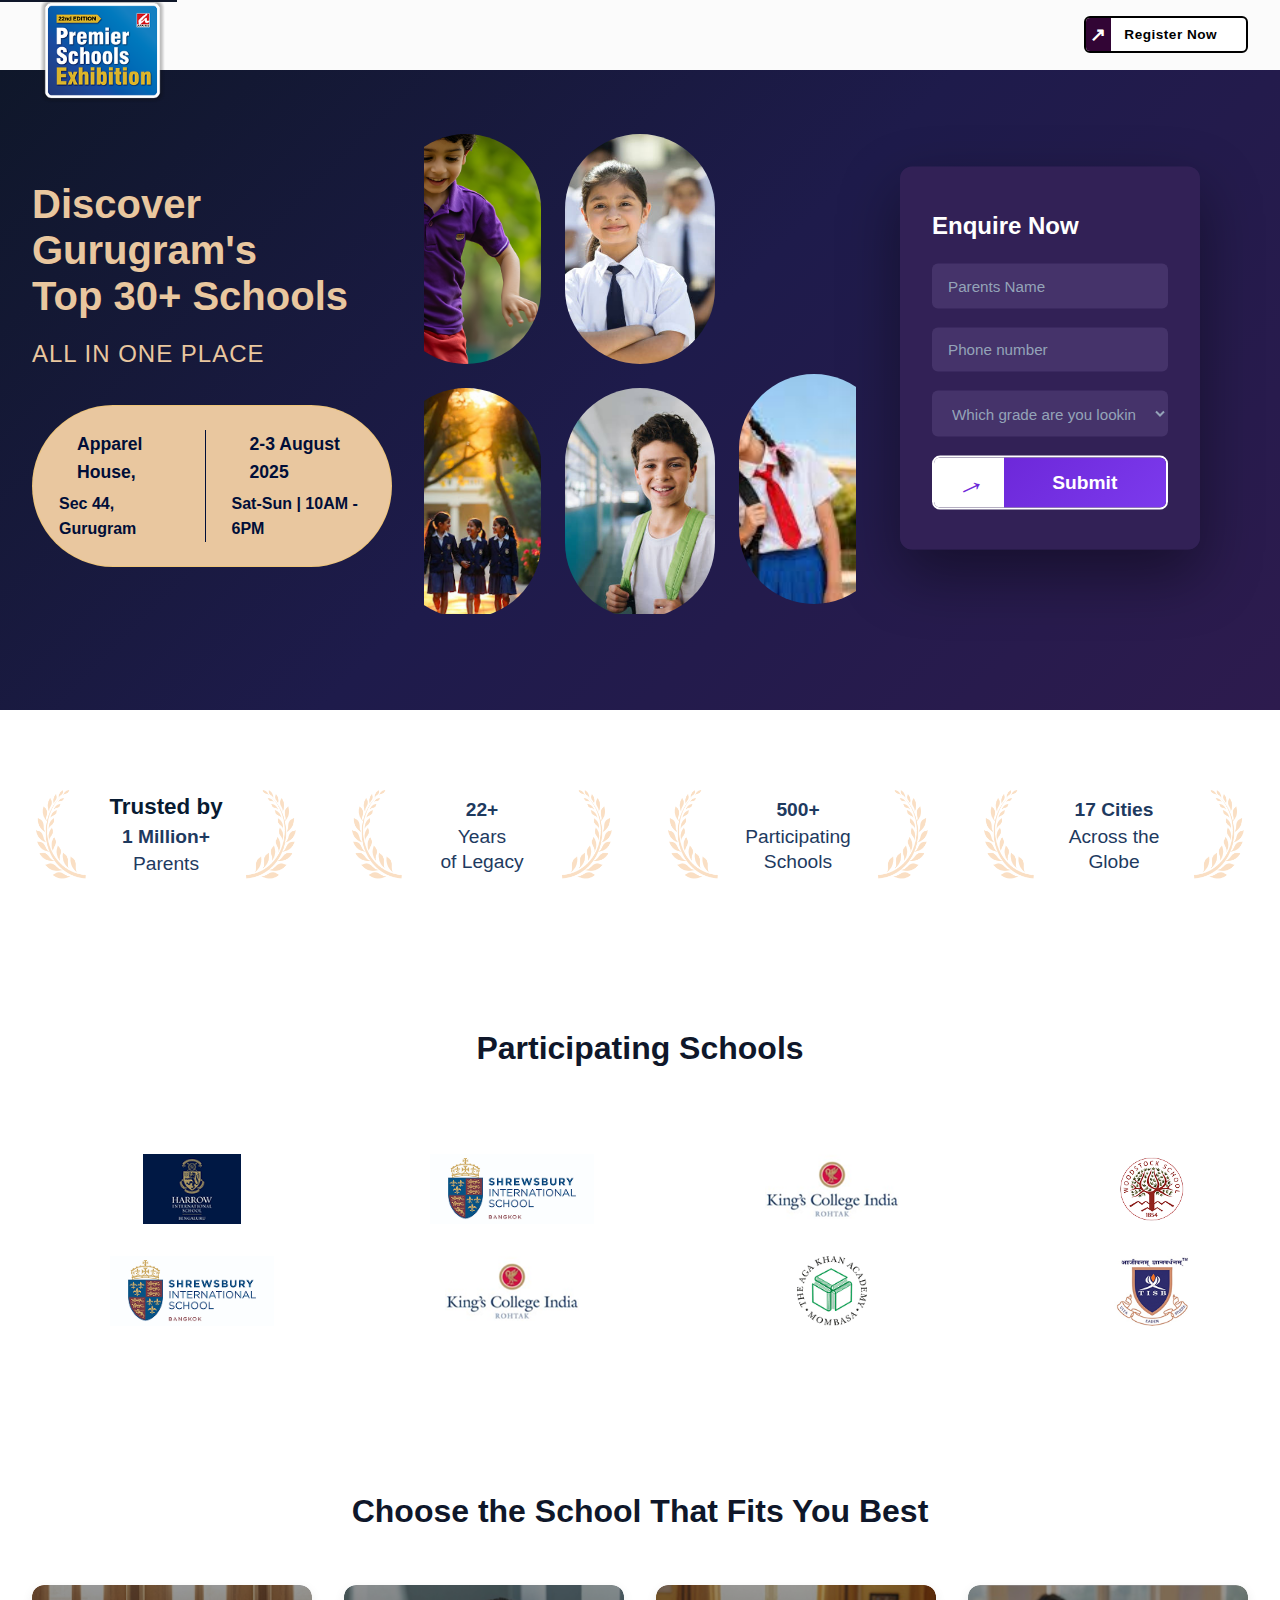
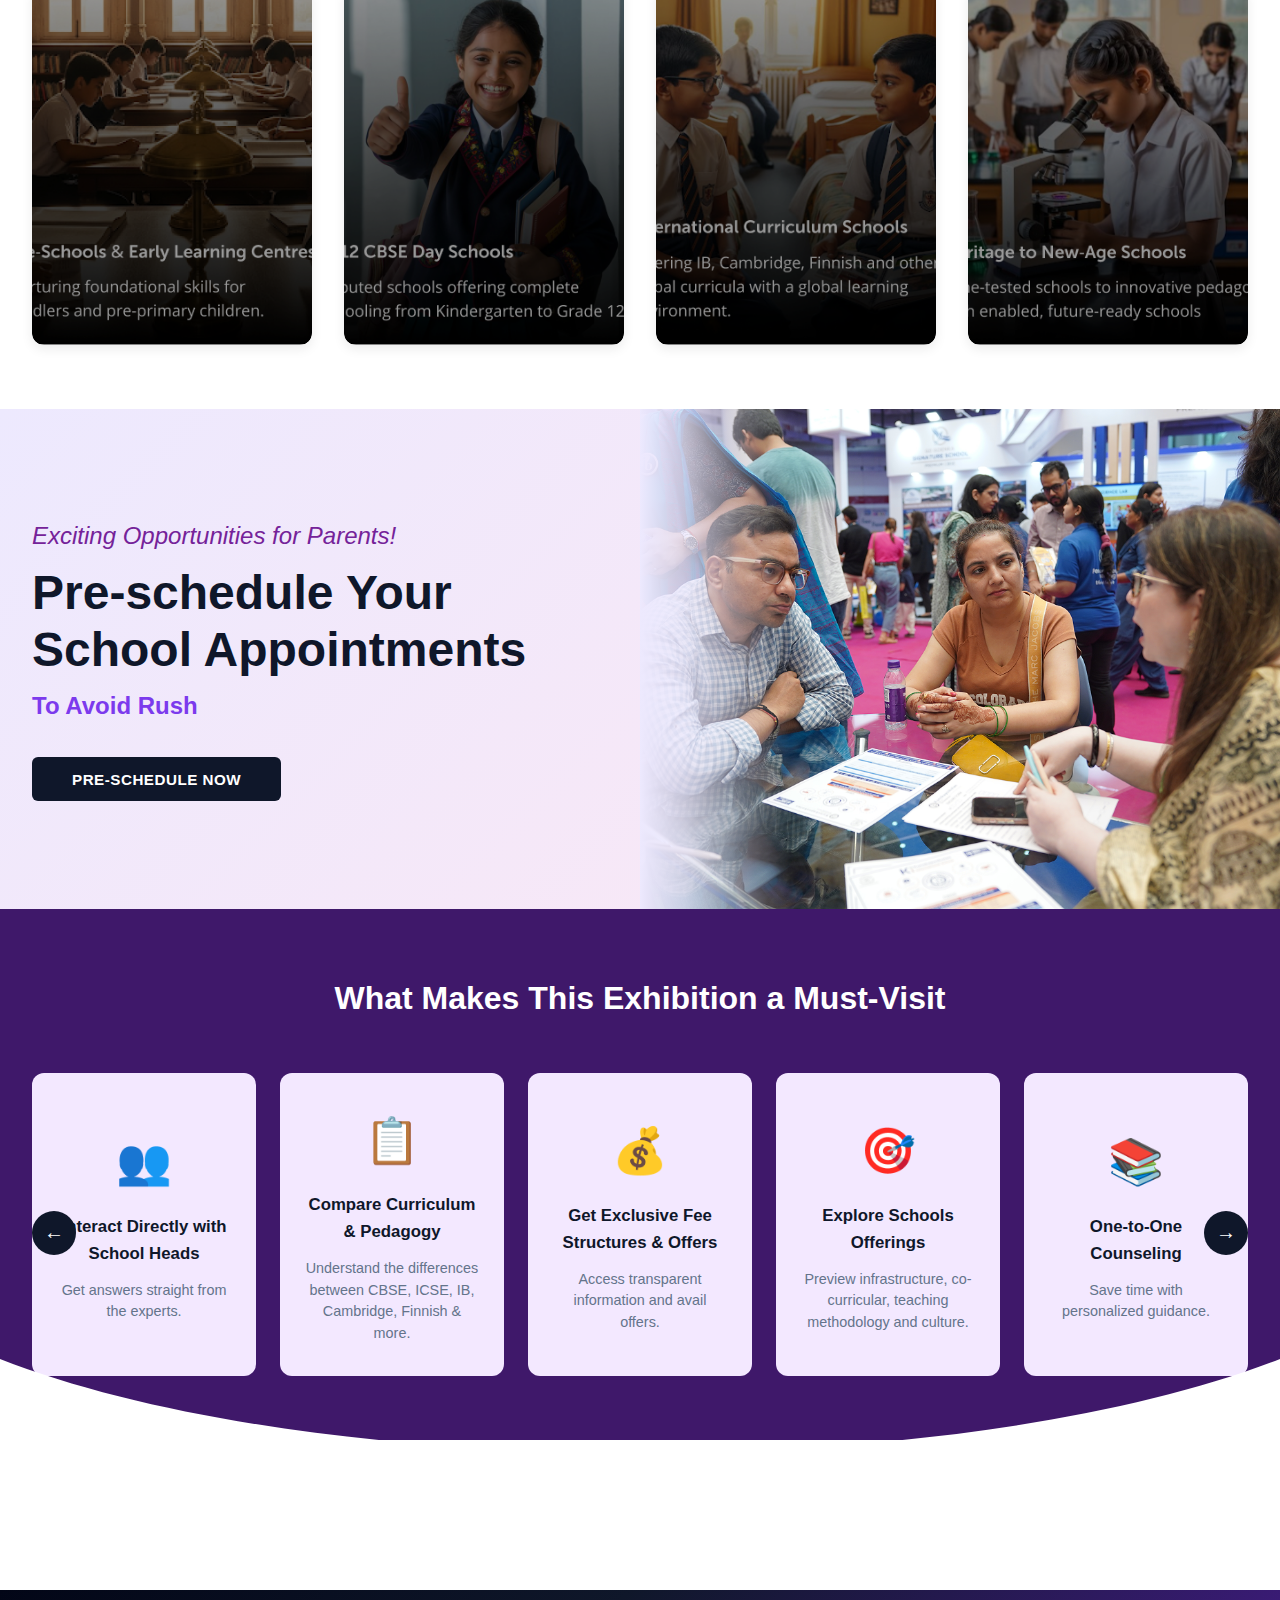
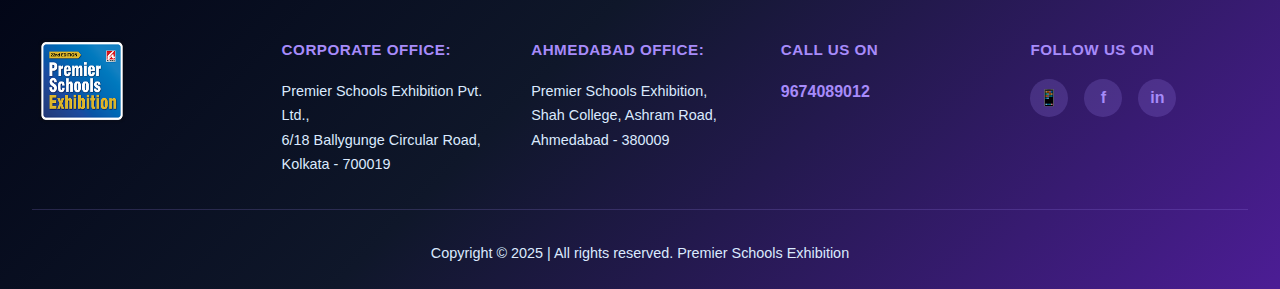
<file: index.html>
<!DOCTYPE html>
<html lang="en">
<head>
    <meta charset="UTF-8">
    <meta name="viewport" content="width=device-width, initial-scale=1.0">
    <meta name="description" content="Premier Schools Exhibition - Discover Gurugram's Top 30+ Schools">
    <meta name="theme-color" content="#0f172a">
    <title>Premier Schools Exhibition - Top Schools in Gurugram</title>
    <link rel="stylesheet" href="styles.css">
</head>
<body>
    <a href="#main-content" class="header__skip-link">Skip to main content</a>

    <!-- Header -->
<header class="header">
  <div class="header__container">
    <a href="/" class="header__logo">
      <img
        src="public/logo.png"
        alt="Premier Schools Exhibition logo"
        width="120"
        height="50"
        loading="eager"
      />
    </a>

    <button
      class="header__register-btn"
      aria-label="Register for the exhibition"
    >
      Register Now
    </button>
  </div>
</header>

    <main id="main-content">
        <!-- Hero Section -->
        <section class="hero" role="region" aria-label="Featured schools showcase">
            <div class="hero__content-wrapper">
                <div class="hero__left">
                    <h1 class="hero__heading">Discover Gurugram's<br><span class="hero__highlight">Top 30+ Schools</span></h1>
                    <p class="hero__subtext">ALL IN ONE PLACE</p>
                    
                    <div class="hero__event-badge">
                        <div class="event-badge__item">
                            <span class="event-badge__label">Apparel House,</span>
                            <span class="event-badge__value">Sec 44, Gurugram</span>
                        </div>
                        <div class="event-badge__divider"></div>
                        <div class="event-badge__item">
                            <span class="event-badge__label">2-3 August 2025</span>
                            <span class="event-badge__value">Sat-Sun | 10AM - 6PM</span>
                        </div>
                    </div>
                </div>

<!-- Center Images -->
<div class="hero__images">
    <div class="hero__image-grid">
        <!-- Column 1 -->
        <div class="hero__image-column">
            <img src="public\17.png" alt="Student studying" class="hero__image">
            <img src="public\Mask group.png" alt="Happy student" class="hero__image">
            <img src="public\image 174.png" alt="Student reading" class="hero__image">
            <img src="public\17.png" alt="Student studying" class="hero__image">
            <!-- Duplicate for seamless loop -->
                       <img src="public\17.png" alt="Student studying" class="hero__image">
            <img src="public\Mask group.png" alt="Happy student" class="hero__image">
        </div>
        
        <!-- Column 2 -->
        <div class="hero__image-column">
            <img src="public\IMG1.jpg" alt="Students learning" class="hero__image">
            <img src="public\IMG2.jpg" alt="Students learning" class="hero__image">
            <img src="public\IMG3.jpg" alt="Students learning" class="hero__image">
            <img src="public\IMG4.jpg" alt="Students learning" class="hero__image">
            <!-- Duplicate for seamless loop -->
            <img src="public\IMG1.jpg" alt="Students learning" class="hero__image">
            <img src="public\IMG2.jpg" alt="Students learning" class="hero__image">
        </div>
        
        <!-- Column 3 -->
        <div class="hero__image-column">
            <img src="public\IMG5.jpg" alt="Students learning" class="hero__image">
            <img src="public\IMG6.jpg" alt="Students learning" class="hero__image">
            <img src="public\IMG7.jpg" alt="Students learning" class="hero__image">
            <img src="public\IMG8.jpg" alt="Students learning" class="hero__image">
            <img src="public\IMG5.jpg" alt="Students learning" class="hero__image">
            <img src="public\IMG6.jpg" alt="Students learning" class="hero__image">
            <!-- Duplicate for seamless loop -->
        </div>
    </div>
</div>

                <!-- Enquiry Form -->
                <form class="enquiry-form" aria-labelledby="enquiry-heading">
                    <h2 id="enquiry-heading" class="enquiry-form__heading">Enquire Now</h2>
                    
                    <input type="text" class="enquiry-form__input" placeholder="Parents Name" aria-label="Parent's name" required>
                    <input type="tel" class="enquiry-form__input" placeholder="Phone number" aria-label="Phone number" required>
                    
                    <select class="enquiry-form__select" aria-label="Grade you are looking for" required>
                        <option value="">Which grade are you looking for?</option>
                        <option value="pre-school">Pre-School</option>
                        <option value="kindergarten">Kindergarten</option>
                        <option value="primary">Primary (1-5)</option>
                        <option value="secondary">Secondary (6-10)</option>
                        <option value="senior">Senior (11-12)</option>
                    </select>

<button class="enquiry-form__submit">
  <span class="submit-arrow">
    <span class="arrow-icon">→</span>
  </span>
  <span class="submit-text">Submit</span>
</button>

                </form>
            </div>
        </section>

        <!-- Stats Section -->
<section class="stats" aria-label="Exhibition statistics">
        <div class="stats__container">
            <div class="stats__item">
<div class="stats__frame">
  <img src="public\featureleft.png" alt="" class="frame-left">

  <div class="stats__content">
    <p class="stats__label">Trusted by</p>
    <p class="stats__number">1 Million+</p>
    <p class="stats__sublabel">Parents</p>
  </div>

  <img src="public\featureright.png" alt="" class="frame-right">
</div>

            </div>
            
            <div class="stats__item">
                <div class="stats__frame">
  <img src="public\featureleft.png" alt="" class="frame-left">
                    <div class="stats__content">
                        <p class="stats__number">22+</p>
                        <p class="stats__sublabel">Years<br>of Legacy</p>
                    </div>
  <img src="public\featureright.png" alt="" class="frame-right">
                </div>
            </div>

            <div class="stats__item">
                <div class="stats__frame">
  <img src="public\featureleft.png" alt="" class="frame-left">
                    <div class="stats__content">
                        <p class="stats__number">500+</p>
                        <p class="stats__sublabel">Participating<br>Schools</p>
                    </div>
  <img src="public\featureright.png" alt="" class="frame-right">
                </div>
            </div>

            <div class="stats__item">
                <div class="stats__frame">
  <img src="public\featureleft.png" alt="" class="frame-left">
                    <div class="stats__content">
                        <p class="stats__number">17 Cities</p>
                        <p class="stats__sublabel">Across the<br>Globe</p>
                    </div>
  <img src="public\featureright.png" alt="" class="frame-right">
                </div>
            </div>
        </div>
    </section>

        <!-- Participating Schools -->
        <section class="participating-schools" aria-label="Participating schools">
            <h2 class="participating-schools__heading">Participating Schools</h2>
            
            <div class="school-logos" role="region" aria-label="School logos">
                <div class="school-logos__track">
                    <div class="school-logo"><img src="public\logo1.png" alt="School 1"></div>
                    <div class="school-logo"><img src="public\logo2.png" alt="School 1"></div>
                    <div class="school-logo"><img src="public\logo2.png" alt="School 1"></div>
                    <div class="school-logo"><img src="public\logo3.png" alt="School 1"></div>
                    <div class="school-logo"><img src="public\logo3.png" alt="School 1"></div>
                    <div class="school-logo"><img src="public\logo5.png" alt="School 1"></div>
                    <div class="school-logo"><img src="public\logo4.png" alt="School 1"></div>
                    <div class="school-logo"><img src="public\logo6.png" alt="School 1"></div>
                    <div class="school-logo"><img src="public\logo5.png" alt="School 1"></div>
                    <div class="school-logo"><img src="public\logo6.png" alt="School 1"></div>
                    <div class="school-logo"><img src="public\logo6.png" alt="School 1"></div>
                    <div class="school-logo"><img src="public\logo4.png" alt="School 1"></div>
                </div>
            </div>
        </section>

        <!-- Choose School Section -->
     <section class="choose-school" aria-label="School types">
  <h2 class="choose-school__heading">Choose the School That Fits You Best</h2>

  <div class="school-cards">
    <div class="school-card" style="--bg-image: url('public/01.png')">
      <div class="school-card__content">
      </div>
    </div>

    <div class="school-card" style="--bg-image: url('public/02.png')">
      <div class="school-card__content">
      </div>
    </div>

    <div class="school-card" style="--bg-image: url('public/03.png')">
      <div class="school-card__content">
      </div>
    </div>

    <div class="school-card" style="--bg-image: url('public/04.png')">
      <div class="school-card__content">
      </div>
    </div>
  </div>
</section>


        <!-- Appointment Section -->
        <section class="appointment" aria-label="Schedule appointments">
            <div class="appointment__container">
                <div class="appointment__content">
                    <p class="appointment__tagline">Exciting Opportunities for Parents!</p>
                    <h2 class="appointment__heading">Pre-schedule Your<br>School Appointments</h2>
                    <p class="appointment__subheading">To Avoid Rush</p>
                    <button class="appointment__button">PRE-SCHEDULE NOW</button>
                </div>
                <div class="appointment__image">
                    <img src="public\DSC08923 1.png" alt="Parents scheduling appointments">
                </div>
            </div>
        </section>

        <!-- Features Section -->
        <section class="features" aria-label="Exhibition features">
            <h2 class="features__heading">What Makes This Exhibition a Must-Visit</h2>
            
            <div class="features-carousel">
                <div class="features-carousel__track">
                    <div class="feature-card">
                        <div class="feature-card__icon">👥</div>
                        <h3 class="feature-card__title">Interact Directly with School Heads</h3>
                        <p class="feature-card__text">Get answers straight from the experts.</p>
                    </div>
                    <div class="feature-card">
                        <div class="feature-card__icon">📋</div>
                        <h3 class="feature-card__title">Compare Curriculum & Pedagogy</h3>
                        <p class="feature-card__text">Understand the differences between CBSE, ICSE, IB, Cambridge, Finnish & more.</p>
                    </div>
                    <div class="feature-card">
                        <div class="feature-card__icon">💰</div>
                        <h3 class="feature-card__title">Get Exclusive Fee Structures & Offers</h3>
                        <p class="feature-card__text">Access transparent information and avail offers.</p>
                    </div>
                    <div class="feature-card">
                        <div class="feature-card__icon">🎯</div>
                        <h3 class="feature-card__title">Explore Schools Offerings</h3>
                        <p class="feature-card__text">Preview infrastructure, co-curricular, teaching methodology and culture.</p>
                    </div>
                    <div class="feature-card">
                        <div class="feature-card__icon">📚</div>
                        <h3 class="feature-card__title">One-to-One Counseling</h3>
                        <p class="feature-card__text">Save time with personalized guidance.</p>
                    </div>
                </div>
                <button class="features-carousel__prev" aria-label="Previous">←</button>
                <button class="features-carousel__next" aria-label="Next">→</button>
            </div>
            <div class="features__curve">
  <svg viewBox="0 0 1200 120" preserveAspectRatio="none">
    <path d="M0,0 C300,100 900,100 1200,0 L1200,120 L0,120 Z" class="shape-fill"></path>
  </svg>
</div>
        </section>
    </main>

    <!-- Footer -->
    <footer class="footer">
        <div class="footer__top">
         <div class="footer__section">
  <img
    src="public/logo.png"
    alt="Premier Schools Exhibition"
    class="footer__logo"
    loading="lazy"
  />
</div>

            <div class="footer__section">
                <h4 class="footer__title">Corporate Office:</h4>
                <address class="footer__address">
                    Premier Schools Exhibition Pvt. Ltd.,<br>
                    6/18 Ballygunge Circular Road,<br>
                    Kolkata - 700019
                </address>
            </div>
            <div class="footer__section">
                <h4 class="footer__title">Ahmedabad Office:</h4>
                <address class="footer__address">
                    Premier Schools Exhibition,<br>
                    Shah College, Ashram Road,<br>
                    Ahmedabad - 380009
                </address>
            </div>
            <div class="footer__section">
                <h4 class="footer__title">Call us on</h4>
                <p><a href="tel:9674089012" class="footer__link">9674089012</a></p>
            </div>
            <div class="footer__section">
                <h4 class="footer__title">Follow us on</h4>
                <div class="footer__social">
                    <a href="#" class="footer__social-icon" aria-label="Instagram">📱</a>
                    <a href="#" class="footer__social-icon" aria-label="Facebook">f</a>
                    <a href="#" class="footer__social-icon" aria-label="LinkedIn">in</a>
                </div>
            </div>
        </div>
        <div class="footer__bottom">
            <p class="footer__copyright">Copyright © 2025 | All rights reserved. Premier Schools Exhibition</p>
        </div>
    </footer>

    <script src="script.js"></script>
</body>
</html>
</file>
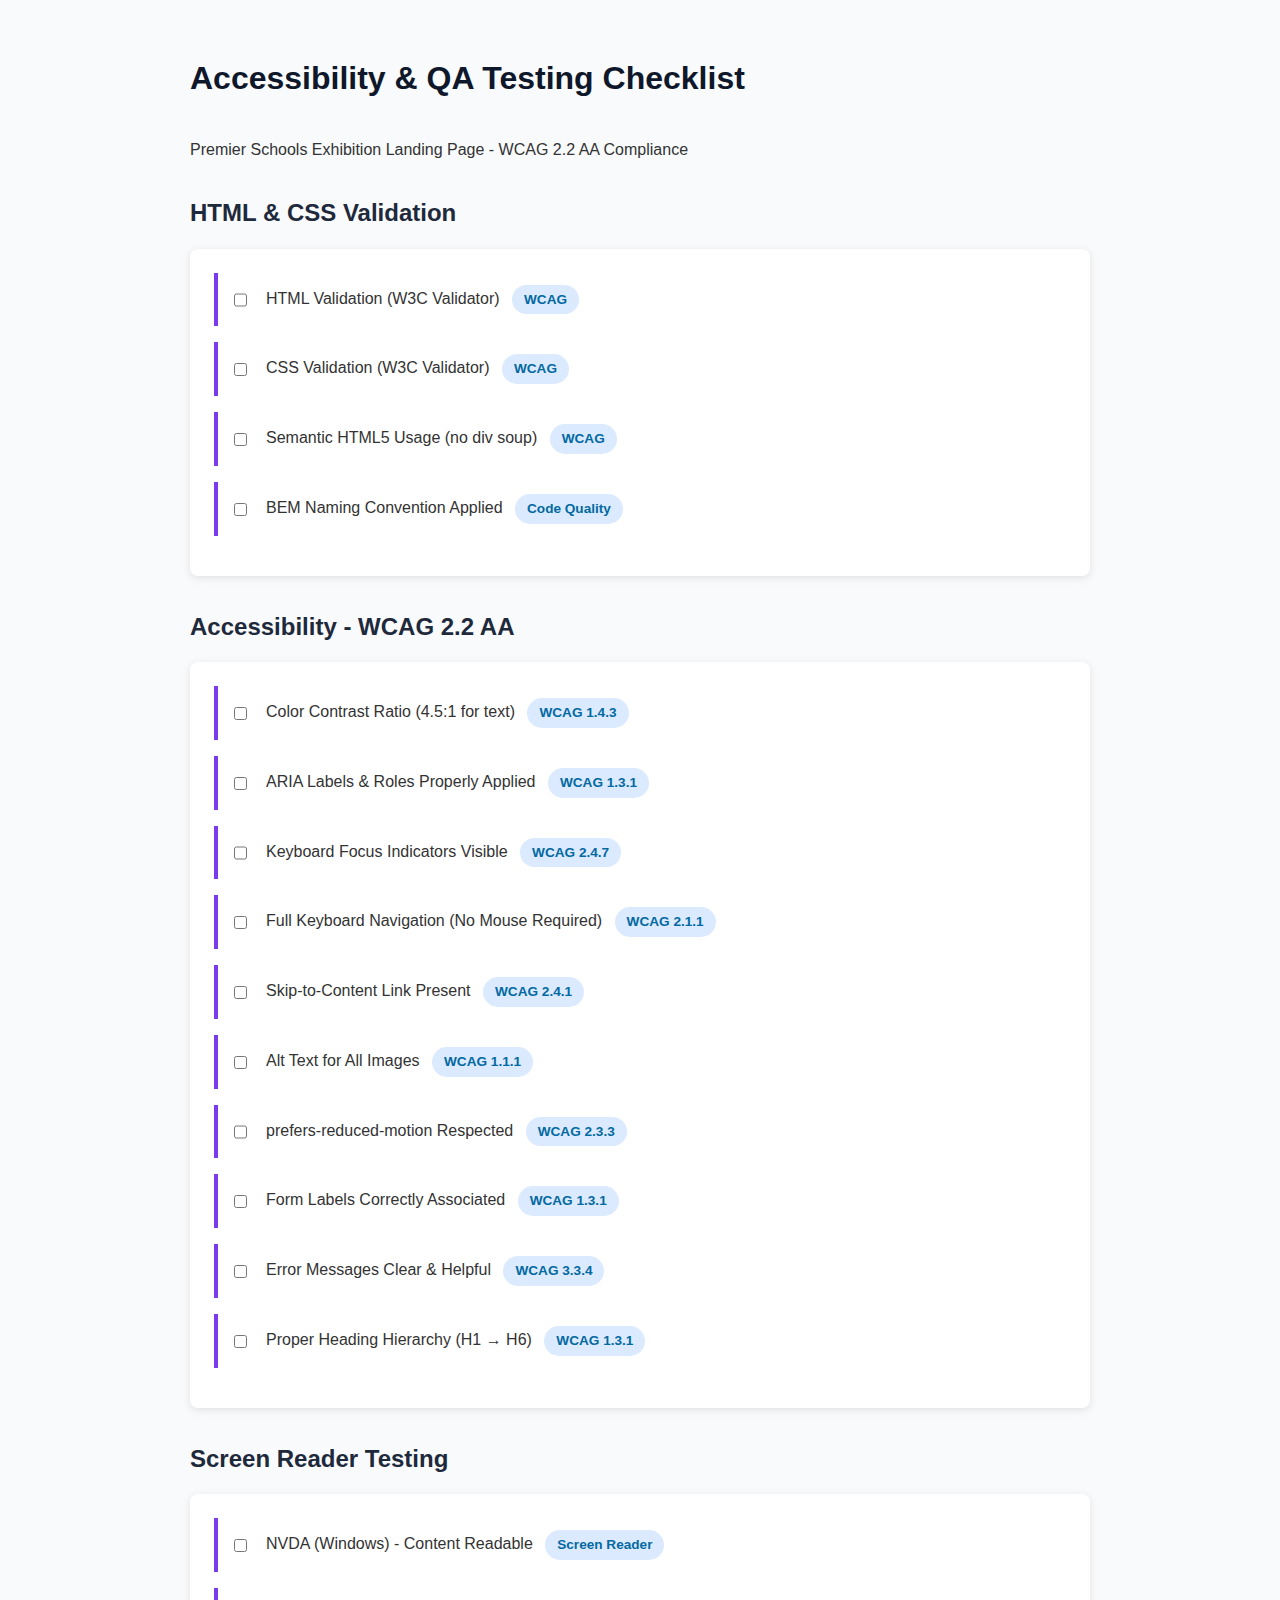
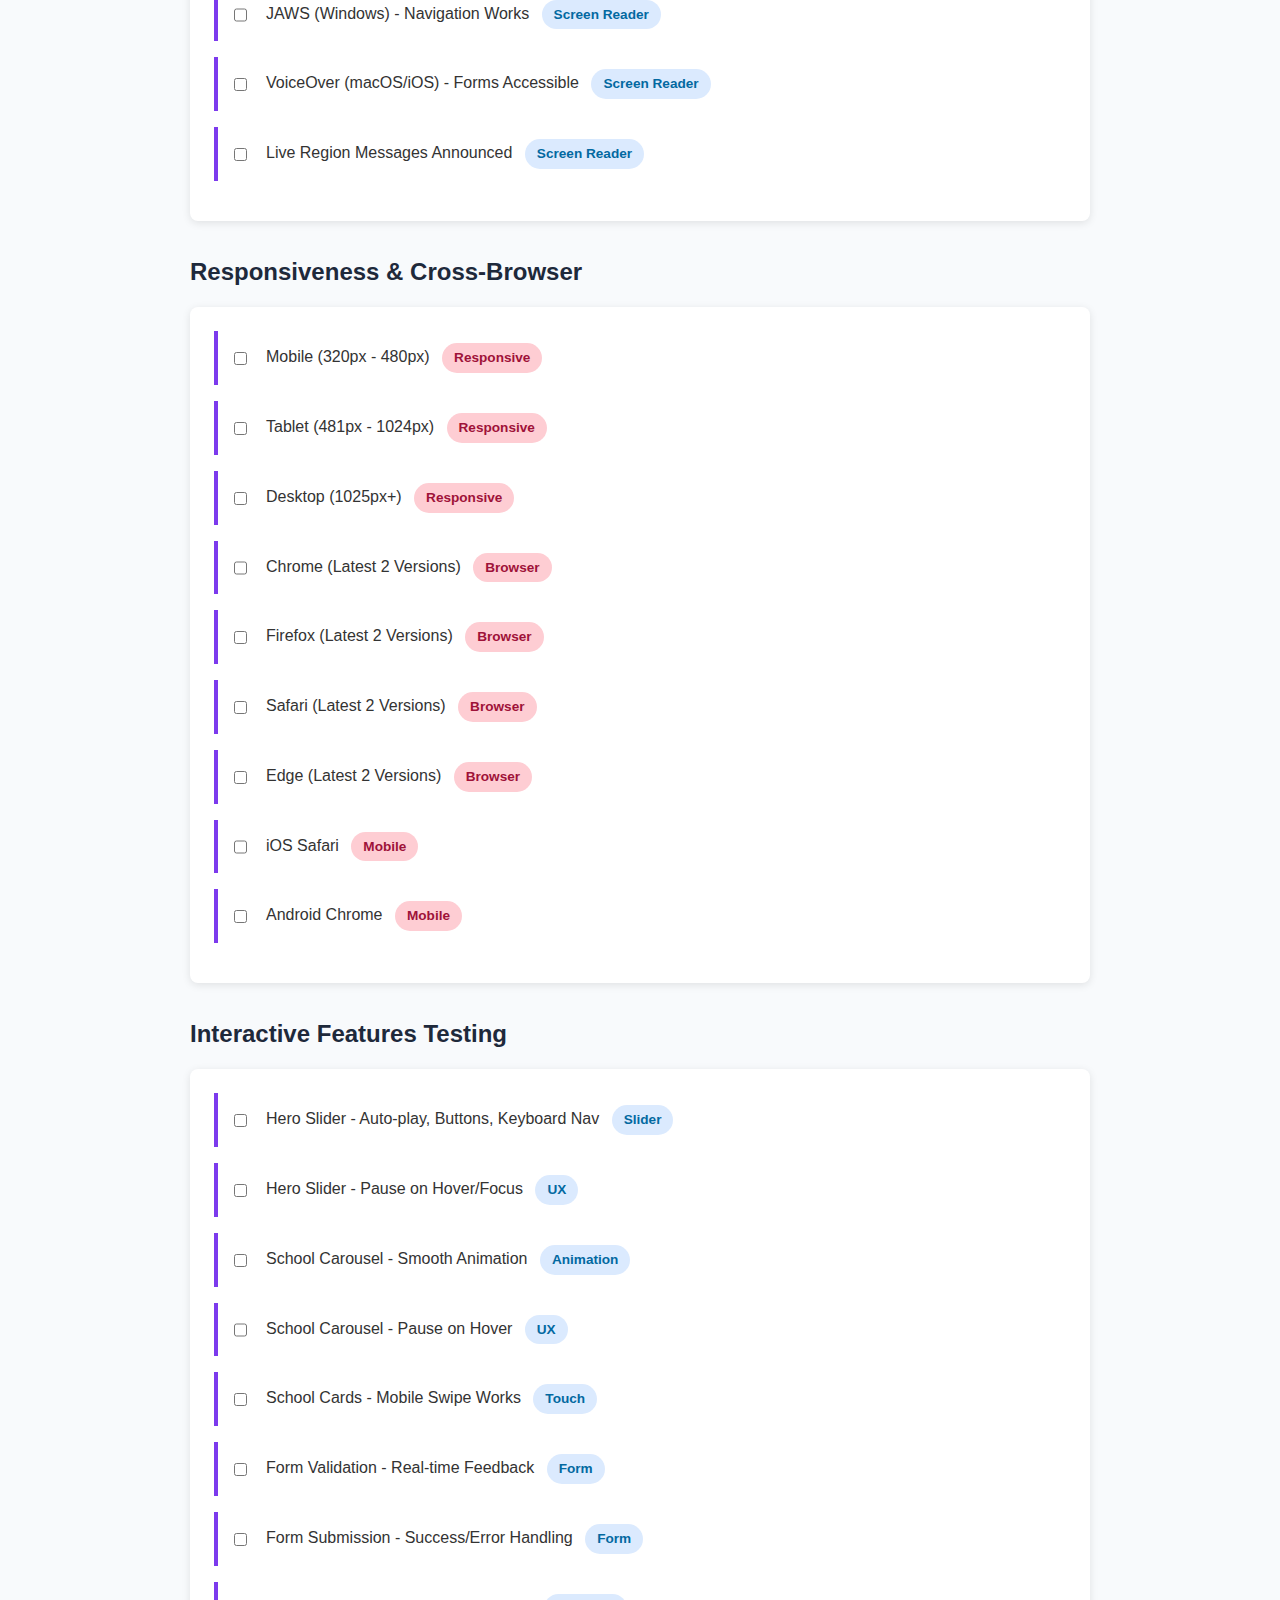
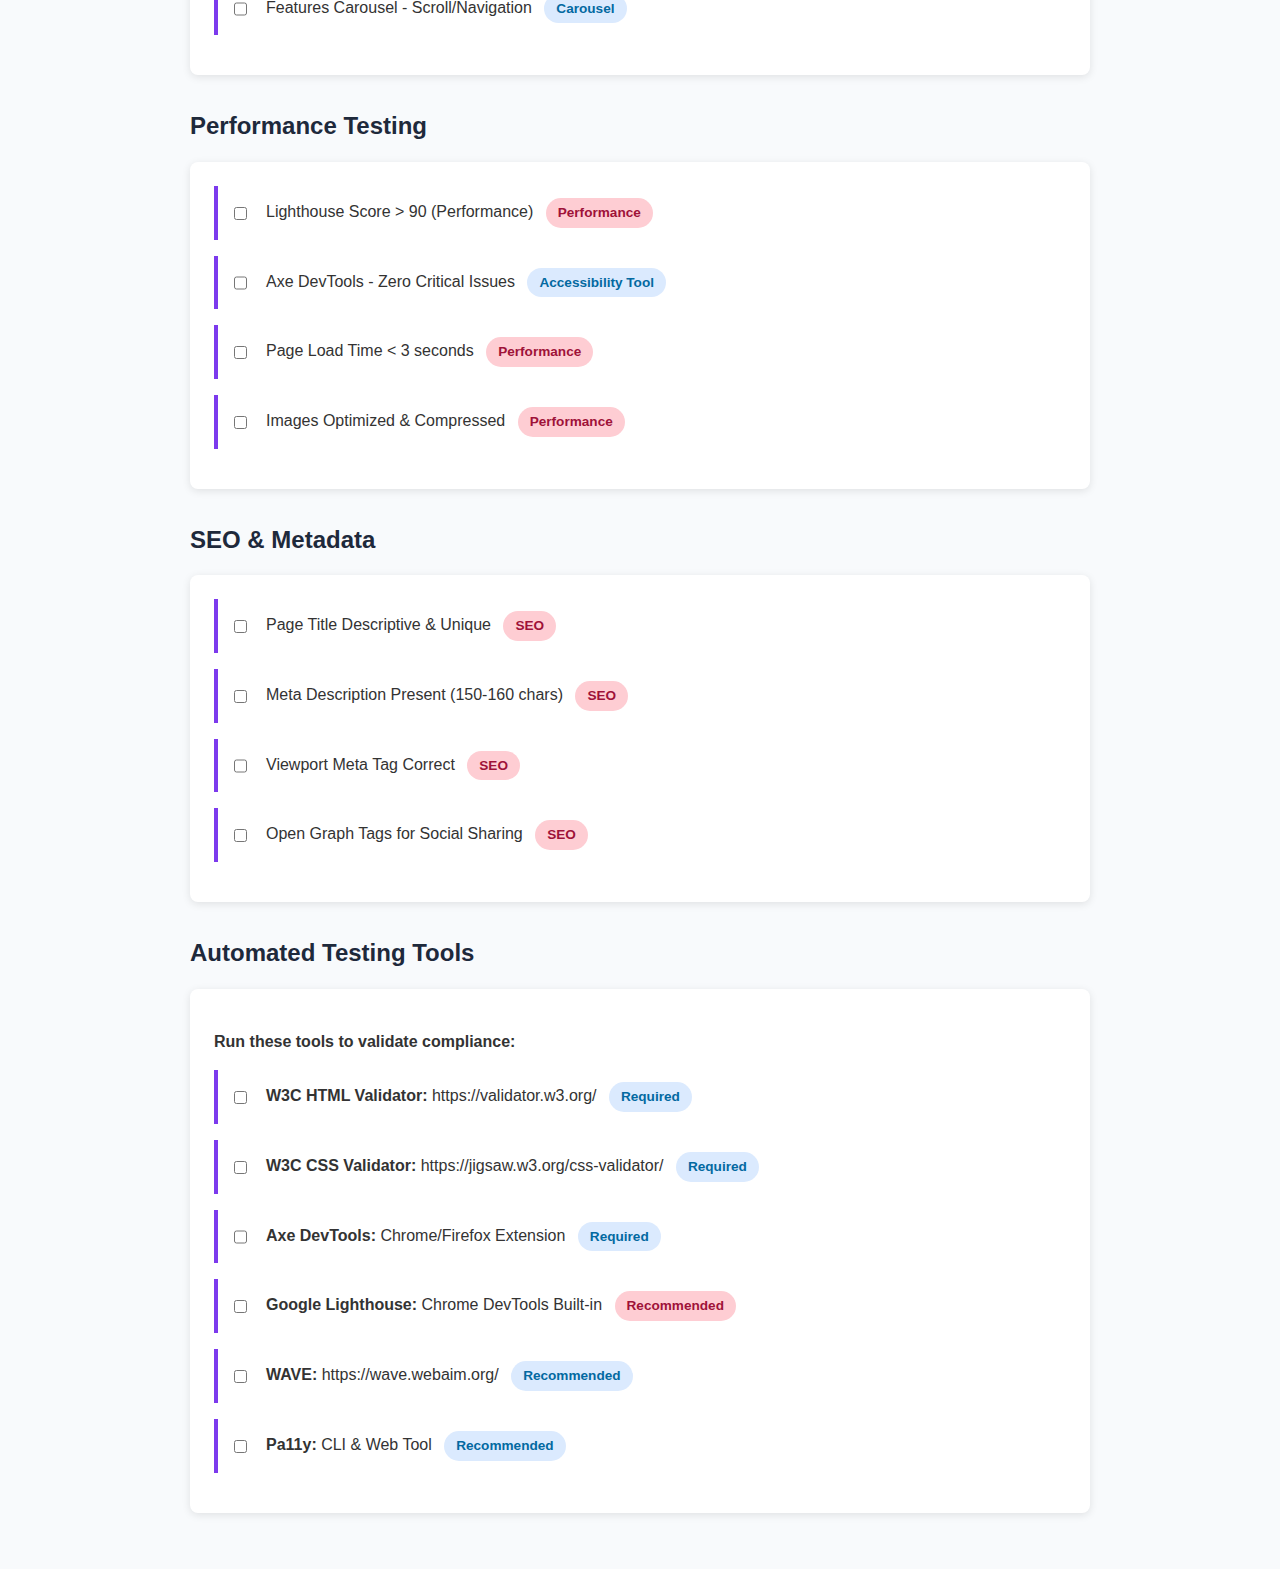
<file: accessibility-checklist.html>
<!DOCTYPE html>
<html lang="en">
<head>
    <meta charset="UTF-8">
    <meta name="viewport" content="width=device-width, initial-scale=1.0">
    <title>Accessibility & QA Checklist - Premier Schools Exhibition</title>
    <style>
        body {
            font-family: -apple-system, BlinkMacSystemFont, "Segoe UI", Roboto, sans-serif;
            line-height: 1.6;
            color: #333;
            max-width: 900px;
            margin: 0 auto;
            padding: 2rem;
            background: #f8fafc;
        }
        h1 { color: #0f172a; margin-bottom: 2rem; }
        h2 { color: #1e293b; margin-top: 2rem; margin-bottom: 1rem; }
        .checklist { background: white; padding: 1.5rem; border-radius: 8px; margin-bottom: 1.5rem; box-shadow: 0 2px 8px rgba(0,0,0,0.1); }
        .item { display: flex; gap: 1rem; margin-bottom: 1rem; padding: 0.75rem; border-left: 4px solid #7c3aed; }
        .item input { cursor: pointer; margin-top: 0.25rem; }
        .item label { cursor: pointer; }
        .pass { border-left-color: #22c55e; }
        .fail { border-left-color: #ef4444; }
        .warning { border-left-color: #eab308; }
        .badge { display: inline-block; padding: 0.25rem 0.75rem; border-radius: 20px; font-size: 0.85rem; font-weight: 600; margin-left: 0.5rem; }
        .badge-wcag { background: #dbeafe; color: #0369a1; }
        .badge-cross { background: #fecdd3; color: #9f1239; }
    </style>
</head>
<body>
    <h1>Accessibility & QA Testing Checklist</h1>
    <p>Premier Schools Exhibition Landing Page - WCAG 2.2 AA Compliance</p>

    <h2>HTML & CSS Validation</h2>
    <div class="checklist">
        <div class="item">
            <input type="checkbox" id="html-valid">
            <label for="html-valid">HTML Validation (W3C Validator) <span class="badge badge-wcag">WCAG</span></label>
        </div>
        <div class="item">
            <input type="checkbox" id="css-valid">
            <label for="css-valid">CSS Validation (W3C Validator) <span class="badge badge-wcag">WCAG</span></label>
        </div>
        <div class="item">
            <input type="checkbox" id="semantic">
            <label for="semantic">Semantic HTML5 Usage (no div soup) <span class="badge badge-wcag">WCAG</span></label>
        </div>
        <div class="item">
            <input type="checkbox" id="bem">
            <label for="bem">BEM Naming Convention Applied <span class="badge badge-wcag">Code Quality</span></label>
        </div>
    </div>

    <h2>Accessibility - WCAG 2.2 AA</h2>
    <div class="checklist">
        <div class="item">
            <input type="checkbox" id="wcag-contrast">
            <label for="wcag-contrast">Color Contrast Ratio (4.5:1 for text) <span class="badge badge-wcag">WCAG 1.4.3</span></label>
        </div>
        <div class="item">
            <input type="checkbox" id="wcag-aria">
            <label for="wcag-aria">ARIA Labels & Roles Properly Applied <span class="badge badge-wcag">WCAG 1.3.1</span></label>
        </div>
        <div class="item">
            <input type="checkbox" id="wcag-focus">
            <label for="wcag-focus">Keyboard Focus Indicators Visible <span class="badge badge-wcag">WCAG 2.4.7</span></label>
        </div>
        <div class="item">
            <input type="checkbox" id="wcag-keyboard">
            <label for="wcag-keyboard">Full Keyboard Navigation (No Mouse Required) <span class="badge badge-wcag">WCAG 2.1.1</span></label>
        </div>
        <div class="item">
            <input type="checkbox" id="wcag-skip">
            <label for="wcag-skip">Skip-to-Content Link Present <span class="badge badge-wcag">WCAG 2.4.1</span></label>
        </div>
        <div class="item">
            <input type="checkbox" id="wcag-alt">
            <label for="wcag-alt">Alt Text for All Images <span class="badge badge-wcag">WCAG 1.1.1</span></label>
        </div>
        <div class="item">
            <input type="checkbox" id="wcag-motion">
            <label for="wcag-motion">prefers-reduced-motion Respected <span class="badge badge-wcag">WCAG 2.3.3</span></label>
        </div>
        <div class="item">
            <input type="checkbox" id="wcag-form">
            <label for="wcag-form">Form Labels Correctly Associated <span class="badge badge-wcag">WCAG 1.3.1</span></label>
        </div>
        <div class="item">
            <input type="checkbox" id="wcag-error">
            <label for="wcag-error">Error Messages Clear & Helpful <span class="badge badge-wcag">WCAG 3.3.4</span></label>
        </div>
        <div class="item">
            <input type="checkbox" id="wcag-headings">
            <label for="wcag-headings">Proper Heading Hierarchy (H1 → H6) <span class="badge badge-wcag">WCAG 1.3.1</span></label>
        </div>
    </div>

    <h2>Screen Reader Testing</h2>
    <div class="checklist">
        <div class="item">
            <input type="checkbox" id="sr-nvda">
            <label for="sr-nvda">NVDA (Windows) - Content Readable <span class="badge badge-wcag">Screen Reader</span></label>
        </div>
        <div class="item">
            <input type="checkbox" id="sr-jaws">
            <label for="sr-jaws">JAWS (Windows) - Navigation Works <span class="badge badge-wcag">Screen Reader</span></label>
        </div>
        <div class="item">
            <input type="checkbox" id="sr-voiceover">
            <label for="sr-voiceover">VoiceOver (macOS/iOS) - Forms Accessible <span class="badge badge-wcag">Screen Reader</span></label>
        </div>
        <div class="item">
            <input type="checkbox" id="sr-messages">
            <label for="sr-messages">Live Region Messages Announced <span class="badge badge-wcag">Screen Reader</span></label>
        </div>
    </div>

    <h2>Responsiveness & Cross-Browser</h2>
    <div class="checklist">
        <div class="item">
            <input type="checkbox" id="responsive-mobile">
            <label for="responsive-mobile">Mobile (320px - 480px) <span class="badge badge-cross">Responsive</span></label>
        </div>
        <div class="item">
            <input type="checkbox" id="responsive-tablet">
            <label for="responsive-tablet">Tablet (481px - 1024px) <span class="badge badge-cross">Responsive</span></label>
        </div>
        <div class="item">
            <input type="checkbox" id="responsive-desktop">
            <label for="responsive-desktop">Desktop (1025px+) <span class="badge badge-cross">Responsive</span></label>
        </div>
        <div class="item">
            <input type="checkbox" id="browser-chrome">
            <label for="browser-chrome">Chrome (Latest 2 Versions) <span class="badge badge-cross">Browser</span></label>
        </div>
        <div class="item">
            <input type="checkbox" id="browser-firefox">
            <label for="browser-firefox">Firefox (Latest 2 Versions) <span class="badge badge-cross">Browser</span></label>
        </div>
        <div class="item">
            <input type="checkbox" id="browser-safari">
            <label for="browser-safari">Safari (Latest 2 Versions) <span class="badge badge-cross">Browser</span></label>
        </div>
        <div class="item">
            <input type="checkbox" id="browser-edge">
            <label for="browser-edge">Edge (Latest 2 Versions) <span class="badge badge-cross">Browser</span></label>
        </div>
        <div class="item">
            <input type="checkbox" id="mobile-ios">
            <label for="mobile-ios">iOS Safari <span class="badge badge-cross">Mobile</span></label>
        </div>
        <div class="item">
            <input type="checkbox" id="mobile-android">
            <label for="mobile-android">Android Chrome <span class="badge badge-cross">Mobile</span></label>
        </div>
    </div>

    <h2>Interactive Features Testing</h2>
    <div class="checklist">
        <div class="item">
            <input type="checkbox" id="hero-slider">
            <label for="hero-slider">Hero Slider - Auto-play, Buttons, Keyboard Nav <span class="badge badge-wcag">Slider</span></label>
        </div>
        <div class="item">
            <input type="checkbox" id="hero-pause">
            <label for="hero-pause">Hero Slider - Pause on Hover/Focus <span class="badge badge-wcag">UX</span></label>
        </div>
        <div class="item">
            <input type="checkbox" id="carousel-animation">
            <label for="carousel-animation">School Carousel - Smooth Animation <span class="badge badge-wcag">Animation</span></label>
        </div>
        <div class="item">
            <input type="checkbox" id="carousel-pause">
            <label for="carousel-pause">School Carousel - Pause on Hover <span class="badge badge-wcag">UX</span></label>
        </div>
        <div class="item">
            <input type="checkbox" id="cards-mobile">
            <label for="cards-mobile">School Cards - Mobile Swipe Works <span class="badge badge-wcag">Touch</span></label>
        </div>
        <div class="item">
            <input type="checkbox" id="form-validation">
            <label for="form-validation">Form Validation - Real-time Feedback <span class="badge badge-wcag">Form</span></label>
        </div>
        <div class="item">
            <input type="checkbox" id="form-submit">
            <label for="form-submit">Form Submission - Success/Error Handling <span class="badge badge-wcag">Form</span></label>
        </div>
        <div class="item">
            <input type="checkbox" id="features-carousel">
            <label for="features-carousel">Features Carousel - Scroll/Navigation <span class="badge badge-wcag">Carousel</span></label>
        </div>
    </div>

    <h2>Performance Testing</h2>
    <div class="checklist">
        <div class="item">
            <input type="checkbox" id="perf-lighthouse">
            <label for="perf-lighthouse">Lighthouse Score > 90 (Performance) <span class="badge badge-cross">Performance</span></label>
        </div>
        <div class="item">
            <input type="checkbox" id="perf-axe">
            <label for="perf-axe">Axe DevTools - Zero Critical Issues <span class="badge badge-wcag">Accessibility Tool</span></label>
        </div>
        <div class="item">
            <input type="checkbox" id="perf-load">
            <label for="perf-load">Page Load Time < 3 seconds <span class="badge badge-cross">Performance</span></label>
        </div>
        <div class="item">
            <input type="checkbox" id="perf-images">
            <label for="perf-images">Images Optimized & Compressed <span class="badge badge-cross">Performance</span></label>
        </div>
    </div>

    <h2>SEO & Metadata</h2>
    <div class="checklist">
        <div class="item">
            <input type="checkbox" id="seo-title">
            <label for="seo-title">Page Title Descriptive & Unique <span class="badge badge-cross">SEO</span></label>
        </div>
        <div class="item">
            <input type="checkbox" id="seo-meta">
            <label for="seo-meta">Meta Description Present (150-160 chars) <span class="badge badge-cross">SEO</span></label>
        </div>
        <div class="item">
            <input type="checkbox" id="seo-viewport">
            <label for="seo-viewport">Viewport Meta Tag Correct <span class="badge badge-cross">SEO</span></label>
        </div>
        <div class="item">
            <input type="checkbox" id="seo-schema">
            <label for="seo-schema">Open Graph Tags for Social Sharing <span class="badge badge-cross">SEO</span></label>
        </div>
    </div>

    <h2>Automated Testing Tools</h2>
    <div class="checklist">
        <p style="margin: 1rem 0; font-weight: 600;">Run these tools to validate compliance:</p>
        <div class="item">
            <input type="checkbox" id="tool-w3c-html">
            <label for="tool-w3c-html"><strong>W3C HTML Validator:</strong> https://validator.w3.org/ <span class="badge badge-wcag">Required</span></label>
        </div>
        <div class="item">
            <input type="checkbox" id="tool-w3c-css">
            <label for="tool-w3c-css"><strong>W3C CSS Validator:</strong> https://jigsaw.w3.org/css-validator/ <span class="badge badge-wcag">Required</span></label>
        </div>
        <div class="item">
            <input type="checkbox" id="tool-axe">
            <label for="tool-axe"><strong>Axe DevTools:</strong> Chrome/Firefox Extension <span class="badge badge-wcag">Required</span></label>
        </div>
        <div class="item">
            <input type="checkbox" id="tool-lighthouse">
            <label for="tool-lighthouse"><strong>Google Lighthouse:</strong> Chrome DevTools Built-in <span class="badge badge-cross">Recommended</span></label>
        </div>
        <div class="item">
            <input type="checkbox" id="tool-wave">
            <label for="tool-wave"><strong>WAVE:</strong> https://wave.webaim.org/ <span class="badge badge-wcag">Recommended</span></label>
        </div>
        <div class="item">
            <input type="checkbox" id="tool-pa11y">
            <label for="tool-pa11y"><strong>Pa11y:</strong> CLI & Web Tool <span class="badge badge-wcag">Recommended</span></label>
        </div>
    </div>

    <script>
        // Save checklist progress to localStorage
        document.querySelectorAll('input[type="checkbox"]').forEach(checkbox => {
            // Load saved state
            if (localStorage.getItem(checkbox.id)) {
                checkbox.checked = JSON.parse(localStorage.getItem(checkbox.id))
            }

            // Save on change
            checkbox.addEventListener('change', () => {
                localStorage.setItem(checkbox.id, JSON.stringify(checkbox.checked))
            })
        })

        // Calculate progress
        function updateProgress() {
            const total = document.querySelectorAll('input[type="checkbox"]').length
            const checked = document.querySelectorAll('input[type="checkbox"]:checked').length
            const percentage = Math.round((checked / total) * 100)
            console.log(`[v0] QA Progress: ${checked}/${total} (${percentage}%)`)
        }

        document.querySelectorAll('input[type="checkbox"]').forEach(checkbox => {
            checkbox.addEventListener('change', updateProgress)
        })

        // Initial progress
        updateProgress()
    </script>
</body>
</html>
</file>
<file: styles.css>
/* ============================================================
   Reset and Base Styles
   ============================================================ */

*,
*::before,
*::after {
  margin: 0;
  padding: 0;
  box-sizing: border-box;
}

html {
  scroll-behavior: smooth;
  font-size: 16px;
}

body {
  font-family: -apple-system, BlinkMacSystemFont, "Segoe UI", Roboto, "Helvetica Neue", Arial, sans-serif;
  line-height: 1.6;
  color: #1e293b;
  background-color: #ffffff;
}

/* ============================================================
   Accessibility
   ============================================================ */

.header__skip-link {
  position: absolute;
  top: -40px;
  left: 0;
  background: #0f172a;
  color: white;
  padding: 8px 16px;
  text-decoration: none;
  z-index: 100;
}

.header__skip-link:focus {
  top: 0;
}

.sr-only {
  position: absolute;
  width: 1px;
  height: 1px;
  padding: 0;
  margin: -1px;
  overflow: hidden;
  clip: rect(0, 0, 0, 0);
  white-space: nowrap;
  border-width: 0;
}

/* ============================================================
   Header
   ============================================================ */
.header {
  background-color: #fbfbfb;
  padding: 1rem 2rem;
  position: sticky;
  top: 0;
  z-index: 90;
  border-bottom: 1px solid rgba(255, 255, 255, 0.1);
}

.header__container {
  max-width: 1400px;
  margin: 0 auto;
  display: flex;
  justify-content: space-between;
  align-items: center;
  position: relative;
}

.header__logo {
  position: absolute;
  bottom: 0;
  left: 0;
  transform: translateY(50%); /* Move logo down by 50% of its height */
  z-index: 100;
}

.header__logo img {
  height: 110px; /* Adjust size as needed */
  width: auto;
  display: block;
}.header__register-btn {
  background-color: #ffffff;
  color: rgb(0, 0, 0);
  border: 2px solid rgb(0, 0, 0);
  padding: 0.6rem 1.8rem 0.6rem 2.4rem; /* extra left padding to push text right */
  border-radius: 6px;
  cursor: pointer;
  font-size: 0.85rem;
  font-weight: 700;
  letter-spacing: 0.5px;
  transition: all 0.3s ease;
  margin-left: auto;
  position: relative;
  display: inline-flex;       /* Flex container for vertical alignment */
  align-items: stretch;       /* Stretch children to full height */
  height: auto;               /* Allow height from padding */
  line-height: 1;             /* prevent extra spacing */
  box-sizing: border-box;     /* include border in sizing */
}
.header__register-btn::before {
  content: "↗";              /* diagonal arrow pointing top-right */
  position: absolute;
  left: 0;                   /* attach to left edge of button */
  top: 0;
  bottom: 0;                 /* stretch full height */
  width: 25px;               /* fixed width */
  background-color: #320535;
  border-right: none;
  display: flex;
  align-items: center;
  justify-content: center;
  font-size: 1.2rem;
  border-radius: 4px 0 0 4px;
  box-sizing: border-box;
  color: white;
}


/* ============================================================
   Hero Section
   ============================================================ */

.hero {
  background: linear-gradient(135deg, #0f172a 0%, #1e1b4b 50%, #2d1b4e 100%);
  color: white;
  padding: 4rem 2rem 6rem;
  position: relative;
  overflow: visible;
  min-height: 500px;
}

.hero__content-wrapper {
  max-width: 1400px;
  margin: 0 auto;
  display: grid;
  grid-template-columns: 1fr 1.2fr 1fr;
  gap: 2rem;
  align-items: center;
}

.hero__left {
  z-index: 2;
}

.hero__heading {
  font-size: 2.5rem;
  line-height: 1.15;
  margin-bottom: 1rem;
  color: #E9C79F;
  /* Removed flex display to allow spans to flow naturally as inline elements */
  display: block;
  
}

.hero__line-1 {
  color: #E9C79F;
  font-size: 3rem;
  line-height: 1.1;
  
  display: block;
}

.hero__line-2 {
  color: #E9C79F;
  font-size: 3rem;
  line-height: 1.1;
  display: block;
    font-weight: 500;

}

.hero__line-3 {
  color: #E9C79F;
  font-size: 3rem;
  line-height: 1.1;
  letter-spacing: 1px;
  display: block;
}

.hero__highlight {
  color: #E9C79F;
  display: inline;
  /* Changed from display: block to inline to work with <br> tags */
}

.hero__subline {
  color: #E9C79F;
  display: inline;
  /* Changed from display: block to inline to work with <br> tags */
  font-size: 2rem;
  font-weight: 500;
  letter-spacing: 1px;
  margin-top: 0.5rem;
}

.hero__subtext {
  font-size: 1.5rem;
  color: #E9C79F;
  margin-bottom: 2rem;
  letter-spacing: 1px;
  font-weight: 500;
}

.hero__event-badge {
  display: flex;
  gap: 1.5rem;
  padding: 1.5rem;
  background-color: #E9C79F;
  border-radius: 999px; /* makes it a perfect pill */
  margin-top: 2rem;
  border: 1px solid rgba(251, 191, 36, 0.3);
}

.event-badge__item {
  display: flex;
  flex-direction: column;
  gap: 0.25rem;
}

.event-badge__label {
  font-size: 1.1rem;
  color: #000E38;
  font-weight: 700;
  padding-left: 20px;
}

.event-badge__value {
  font-size: 1rem;
  font-weight: 700;
  color: #000E38;
  padding-left: 2px;
}

.event-badge__divider {
  width: 1px;
  background: #000E38;
}

/* Hero Images */
/* Hero Images - Vertical Pill Animation with Staggered Effect */
.hero__images {
  position: relative;
  display: flex;
  justify-content: center;
  align-items: center;
  overflow: hidden;
  height: 480px; /* was 600px */
  padding: 0;        /* ❗ remove extra space */
}

.hero__image-grid {
  position: relative;
  width: 100%;
  height: 100%;
  display: flex;
  justify-content: center;
  align-items: flex-start;
  gap: 1.5rem;
}

.hero__image-column {
  display: flex;
  flex-direction: column;
  gap: 1.5rem;
  animation: scrollUp 25s linear infinite;
}

/* Staggered start positions for alternating effect */
.hero__image-column:nth-child(1) {
  animation-delay: 0s;
  margin-top: 0px;
}

.hero__image-column:nth-child(2) {
  animation-delay: -8.3s;
}

.hero__image-column:nth-child(3) {
  animation-delay: -16.6s;
  margin-top: 240px; /* Offset right column more */
}

.hero__image {
  border-radius: 80px;
  object-fit: cover;
  flex-shrink: 0;
width: 150px;
  height: 230px;

}

@keyframes scrollUp {
  0% {
    transform: translateY(0);
  }
  100% {
    transform: translateY(-50%);
  }
}

/* Pause animation on hover */
.hero__images:hover .hero__image-column {
  animation-play-state: paused;
}

/* Enquiry Form */
.enquiry-form {
  position: absolute;
  right: 5rem;
  top: 45%;
  transform: translateY(-50%);
  background-color: rgba(51, 34, 87, 0.98);
  padding: 2.5rem 2rem;
  border-radius: 12px;
  width: 300px;
  box-shadow: 0 25px 60px rgba(0, 0, 0, 0.4);
  display: flex;
  flex-direction: column;
  gap: 1.2rem;
  z-index: 10;
}

.enquiry-form__heading {
  font-size: 1.5rem;
  color: white;
  text-align: left;
  font-weight: 700;
}

.enquiry-form__input,
.enquiry-form__select {
  padding: 0.85rem 1rem;
  border: none;
  border-radius: 6px;
  font-size: 0.95rem;
  font-family: inherit;
  background-color: rgba(69, 52, 106, 0.98);
  color: #1e293b;
  transition: all 0.3s ease;
}

.enquiry-form__input::placeholder,
.enquiry-form__select {
  color: #94a3b8;
}

.enquiry-form__input:focus,
.enquiry-form__select:focus {
  outline: none;
  box-shadow: 0 0 0 3px rgba(255, 255, 255, 0.3);
}
.enquiry-form__submit {
  width: 100%;
  display: flex;
  align-items: stretch;
  border: 2px solid white;
  border-radius: 8px;
  overflow: hidden;
  padding: 0;
  cursor: pointer;
  background: none;
  font-weight: 700;
  font-size: 1.2rem;
}

/* Left 30% square box */
.submit-arrow {
  width: 30%;
  background: white;
  display: flex;
  align-items: center;
  justify-content: center;
}

/* Arrow itself diagonal */
.arrow-icon {
  color: #6d28d9;
  font-size: 1.9rem;
  display: inline-block; /* REQUIRED for transform */
  transform: rotate(-25deg);
  transition: transform 0.3s ease;
}

/* Right 70% area */
.submit-text {
  width: 70%;
  background: linear-gradient(135deg, #6d28d9, #7c3aed);
  color: white;
  display: flex;
  align-items: center;
  justify-content: center;
  padding: 0.85rem 1.5rem;
}

/* Hover effect */
.enquiry-form__submit:hover .arrow-icon {
  transform: rotate(-25deg) translateX(6px);
}

/* ============================================================
   Stats Section
   ============================================================ */
        .stats {
            background-color: #ffffff;
            padding: 5rem 2rem;
        }

        .stats__container {
            max-width: 1400px;
            margin: 0 0;
            display: grid;
            grid-template-columns: repeat(4, 1fr);
            gap: 3rem;
            text-align: center;
        }

        .stats__item {
            display: flex;
            justify-content: center;
            align-items: center;
        }

      .stats__frame {
  position: relative;
  display: flex;
  align-items: center;
  justify-content: center;
  gap: 0;
}


        .frame-left,
        .frame-right {
            width: 50px;
            height: auto;
            flex-shrink: 0;
        }

        .stats__content {
            min-width: 160px;
            padding: 0 0.5rem;
        }

        .stats__number {
            font-size: 1.2rem;
            font-weight: 700;
            color: #1e3a5f;
            margin: 0.25rem 0;
            line-height: 1.2;
        }

        .stats__label {
            font-size: 1.4rem;
            color: #081b32;
            font-weight: 600;
            margin: 0;
            line-height: 1.3;
        }

        .stats__sublabel {
            font-size: 1.2rem;
            color: #1e3a5f;
            font-weight: 500;
            margin: 0.25rem 0 0 0;
            line-height: 1.3;
        }

/* ============================================================
   Participating Schools
   ============================================================ */

.participating-schools {
  padding: 4rem 2rem;
}

.participating-schools__heading {
  text-align: center;
  font-size: 2rem;
  color: #0f172a;
  margin-bottom: 3rem;
  font-weight: 700;
}

.school-logos {
  width: 100%;
  overflow: hidden;
  background: white;
  padding: 2rem 0;
  border-radius: 8px;
}


.school-logos__track {
  display: grid;
  grid-auto-flow: column;
  grid-template-rows: repeat(2, auto);

  /* ✅ 4 logos across full width */
  grid-auto-columns: calc(100vw / 4);

  gap: 2rem 0;
  animation: scroll 40s linear infinite;
}


.school-logo {
  width: 100%;
  display: flex;
  align-items: center;
  justify-content: center;
}


.school-logo img {
  max-height: 70px;
  width: auto;
  transition: opacity 0.3s ease;
}

.school-logos:hover .school-logos__track {
  animation-play-state: paused;
}

.school-logos:hover .school-logo img {
  opacity: 1;
}

@keyframes scroll {
  0% {
    transform: translateX(0);
  }
  100% {
    transform: translateX(-50%);
  }
}

@media (prefers-reduced-motion: reduce) {
  .school-logos__track {
    animation: none;
  }
}

/* ============================================================
   Choose School Section
   ============================================================ */



.choose-school {
  padding: 4rem 2rem;
  background-color: #ffffff;
}

.choose-school__heading {
  text-align: center;
  font-size: 2rem;
  color: #0f172a;
  margin-bottom: 3rem;
  font-weight: 700;
}

.school-cards {
  max-width: 1400px;
  margin: 0 auto;
  display: grid;
  grid-template-columns: repeat(4, 1fr);
  gap: 2rem;
}
.school-card {
  position: relative;
  border-radius: 12px;
  overflow: hidden;
  box-shadow: 0 4px 12px rgba(0, 0, 0, 0.08);
  cursor: pointer;
  transition: transform 0.3s ease, box-shadow 0.3s ease;
  height: 360px; /* fixed height for all cards */
}

.school-card:hover {
  transform: translateY(-8px);
  box-shadow: 0 12px 32px rgba(0, 0, 0, 0.15);
}

.school-card__content {
  position: absolute;
  inset: 0;
  padding: 2rem 1.5rem;
  color: white;
  background-image: var(--bg-image);
  background-size: cover;
  background-position: center;
  display: flex;
  flex-direction: column;
  justify-content: flex-end;
  border-radius: 12px;
  transition: transform 0.3s ease;
}

/* Dark overlay for readability */
.school-card__content::before {
  content: '';
  position: absolute;
  inset: 0;
  background: rgba(0, 0, 0, 0.4);
  border-radius: 12px;
  z-index: 0;
}

.school-card__content h3,
.school-card__content p {
  position: relative;
  z-index: 1;
}

.school-card__title {
  font-size: 1.1rem;
  font-weight: 700;
  margin-bottom: 0.75rem;
  line-height: 1.3;
}

.school-card__desc {
  font-size: 0.95rem;
  line-height: 1.5;
}

/* Zoom background on hover */
.school-card:hover .school-card__content {
  transform: scale(1.05);
}


/* ============================================================
   Appointment Section
   ============================================================ */
/* ============================================================
   Appointment Section
   ============================================================ */

.appointment {
  padding: 0;
  background: linear-gradient(135deg, #ede9fe 0%, #fce7f3 100%);
}

.appointment__container {
  max-width: 100%;
  margin: 0;
  display: grid;
  grid-template-columns: 1fr 1fr;
  gap: 0;
  align-items: stretch;
  min-height: 500px;
}

.appointment__content {
  padding: 4rem 2rem;
  display: flex;
  flex-direction: column;
  justify-content: center;
}

.appointment__tagline {
  font-style: italic;
  color: #752299;
  margin-bottom: 0.5rem;
  font-size: 1.5rem;
  font-weight: 500;
}

.appointment__heading {
  font-size: 3rem;
  color: #0f172a;
  font-weight: 700;
  line-height: 1.2;
  margin-bottom: 0.5rem;
}

.appointment__subheading {
  color: #7c3aed;
  font-size: 1.5rem;
  margin-bottom: 2rem;
  font-weight: 600;
}

.appointment__button {
  background-color: #0f172a;
  color: white;
  border: none;
  padding: 0.85rem 2.5rem;
  border-radius: 6px;
  cursor: pointer;
  font-weight: 700;
  font-size: 0.95rem;
  letter-spacing: 0.5px;
  transition: all 0.3s ease;
  width: fit-content;
}

.appointment__button:hover {
  background-color: #1e293b;
  transform: translateX(4px);
}

.appointment__button:focus {
  outline: 3px solid #7c3aed;
  outline-offset: 2px;
}

.appointment__image {
  display: flex;
  align-items: stretch;
  overflow: hidden;
  position: relative;
}

.appointment__image::before {
  content: '';
  position: absolute;
  left: 0;
  top: 0;
  bottom: 0;
  width: 150px;
  background: linear-gradient(to right, #ede9fe 0%, rgba(237, 233, 254, 0.8) 30%, transparent 100%);
  z-index: 1;
  pointer-events: none;
}

.appointment__image img {
  width: 100%;
  height: 100%;
  object-fit: cover;
  border-radius: 0;
}

/* ============================================================
   Features Section
   ============================================================ */

.features {
  padding: 4rem 2rem 3rem;
  background-color: #3F186A;
  position: relative;
  margin-bottom: 150px; /* Add space for the curve */
}


.features__heading {
  text-align: center;
  font-size: 2rem;
  color: #ffffff;
  margin-bottom: 3rem;
  font-weight: 700;
}

.features-carousel {
  position: relative;
  max-width: 1400px;
  margin: 0 auto;
  overflow: hidden;
}

.features-carousel__track {
  display: flex;
  gap: 1.5rem;
  overflow-x: auto;
  scroll-behavior: smooth;
  padding-bottom: 1rem;
}

.features-carousel__track::-webkit-scrollbar {
  height: 6px;
}

.features-carousel__track::-webkit-scrollbar-track {
  background: #e2e8f0;
}

.features-carousel__track::-webkit-scrollbar-thumb {
  background: #a78bfa;
  border-radius: 3px;
}

.features__curve {
  position: absolute;
  bottom: -1px;
  left: 0;
  width: 100%;
  overflow: hidden;
  line-height: 0;
  transform: translateY(20%);
  padding-top: 190px;
}

.features__curve svg {
  position: relative;
  display: block;
  width: 100%;
  height: 150px;
}

.features__curve .shape-fill {
  fill: #ffffff;
}


.feature-card {
  flex: 0 0 calc(20% - 1.2rem);
  background-color: #f3e8ff;
  padding: 2rem 1.5rem;
  border-radius: 12px;
  text-align: center;
  transition: all 0.3s ease;
  min-height: 280px;
  display: flex;
  flex-direction: column;
  justify-content: center;
}

.feature-card:hover {
  background-color: #ede9fe;
  transform: translateY(-8px);
}

.feature-card__icon {
  font-size: 2.8rem;
  margin-bottom: 1rem;
}

.feature-card__title {
  font-size: 1.05rem;
  font-weight: 700;
  color: #0f172a;
  margin-bottom: 0.75rem;
}

.feature-card__text {
  color: #64748b;
  font-size: 0.9rem;
  line-height: 1.5;
}

.features-carousel__prev,
.features-carousel__next {
  position: absolute;
  top: 50%;
  transform: translateY(-50%);
  background-color: #0f172a;
  color: white;
  border: none;
  width: 44px;
  height: 44px;
  border-radius: 50%;
  cursor: pointer;
  display: flex;
  align-items: center;
  justify-content: center;
  font-size: 1.25rem;
  transition: all 0.3s ease;
  z-index: 10;
}

.features-carousel__prev:hover,
.features-carousel__next:hover {
  background-color: #1e293b;
}

.features-carousel__prev:focus,
.features-carousel__next:focus {
  outline: 3px solid #a78bfa;
  outline-offset: 2px;
}

.features-carousel__prev {
  left: 0;
}

.features-carousel__next {
  right: 0;
}

/* ============================================================
   Footer
   ============================================================ */

.footer {
  background: linear-gradient(
    135deg,
    #020617 0%,   /* very dark blue */
    #0f172a 40%,  /* navy */
    #4c1d95 100%  /* rich purple */
  );
  color: white;
  padding: 3rem 2rem 1.5rem;
}


.footer__top {
  max-width: 1400px;
  margin: 0 auto;
  display: grid;
  grid-template-columns: repeat(5, 1fr);
  gap: 2rem;
  margin-bottom: 2rem;
}

.footer__section {
  display: flex;
  flex-direction: column;
  gap: 1rem;
}

.footer__logo {
  height: 90px;
  width: 100px;
}

.footer__title {
  font-size: 0.95rem;
  font-weight: 700;
  color: #a78bfa;
  text-transform: uppercase;
  letter-spacing: 0.5px;
}

.footer__address {
  font-style: normal;
  line-height: 1.7;
  color: #dbeafe;
  font-size: 0.9rem;
}

.footer__link {
  color: #a78bfa;
  text-decoration: none;
  transition: color 0.3s ease;
  font-weight: 600;
}

.footer__link:hover {
  color: #dbeafe;
}

.footer__social {
  display: flex;
  gap: 1rem;
}

.footer__social-icon {
  display: inline-flex;
  align-items: center;
  justify-content: center;
  width: 38px;
  height: 38px;
  background-color: rgba(167, 139, 250, 0.2);
  border-radius: 50%;
  color: #a78bfa;
  text-decoration: none;
  font-weight: 700;
  transition: all 0.3s ease;
}

.footer__social-icon:hover {
  background-color: #a78bfa;
  color: #0f172a;
}

.footer__bottom {
  text-align: center;
  padding-top: 2rem;
  border-top: 1px solid rgba(167, 139, 250, 0.2);
  color: #dbeafe;
  font-size: 0.9rem;
}

.footer__copyright {
  margin: 0;
}

/* ============================================================
   Responsive Design
   ============================================================ */

@media (max-width: 1200px) {
  .hero__content-wrapper {
    grid-template-columns: 1fr;
    gap: 3rem;
  }

  .enquiry-form {
    position: static;
    transform: none;
    width: 100%;
    max-width: 350px;
    margin: 0 auto;
  }

  .school-cards {
    grid-template-columns: repeat(2, 1fr);
  }

  .feature-card {
    flex: 0 0 calc(33.333% - 1rem);
  }
}

@media (max-width: 768px) {
 .hero {
  padding: 3rem 2rem 4rem;  /* reduced */
  min-height: 380px;        /* reduced */
}


  .hero__heading {
    font-size: 2.2rem;
  }

  .hero__image--large {
    width: 140px;
    height: 200px;
  }
  .hero__image--small {
    width: 110px;
    height: 110px;
  }

  .appointment__container {
    grid-template-columns: 1fr;
  }

  .school-cards {
    grid-template-columns: 1fr;
  }

  .choose-school__heading,
  .features__heading,
  .participating-schools__heading {
    font-size: 1.5rem;
  }

  .appointment__heading {
    font-size: 1.75rem;
  }

  .feature-card {
    flex: 0 0 calc(50% - 0.75rem);
  }

  .footer__top {
    grid-template-columns: repeat(2, 1fr);
  }
}

@media (max-width: 480px) {
  .hero {
    padding: 2rem 1rem;
  }

  .hero__heading {
    font-size: 1.75rem;
  }

  .hero__event-badge {
    flex-direction: column;
  }

  .event-badge__divider {
    display: none;
  }

  .enquiry-form {
    width: 100%;
    padding: 1.5rem;
  }

  .school-cards {
    grid-template-columns: 1fr;
    gap: 1.5rem;
  }

  .feature-card {
    flex: 0 0 100%;
    min-height: 240px;
  }

  .footer__top {
    grid-template-columns: 1fr;
    gap: 1.5rem;
  }

  .stats__container {
    grid-template-columns: repeat(2, 1fr);
    gap: 1.5rem;
  }

  .stats__item {
    padding: 1rem;
  }
}
</file>
